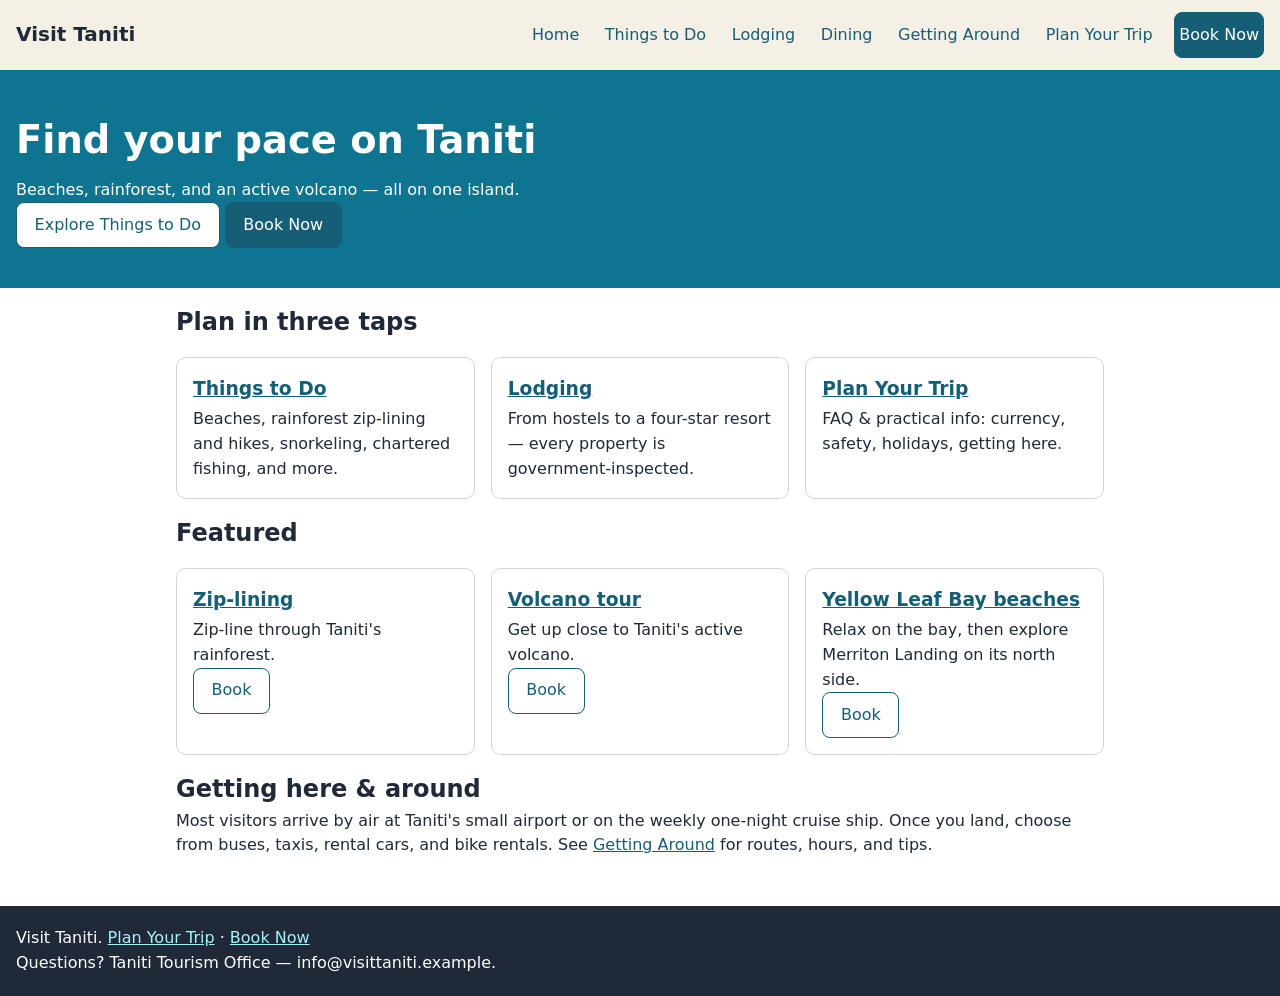
<file: index.html>
<!doctype html>
<html lang="en">
<head>
  <meta charset="utf-8">
  <meta name="viewport" content="width=device-width, initial-scale=1">
  <title>Visit Taniti — Your Island Escape</title>
  <link rel="stylesheet" href="css/styles.css">
</head>
<body>
<header class="site-header">
  <a class="brand" href="index.html">Visit Taniti</a>
  <button id="nav-toggle" class="nav-toggle" aria-expanded="false" aria-controls="site-nav">☰ Menu</button>
  <nav id="site-nav" class="site-nav" aria-label="Primary">
    <a href="index.html" aria-current="page">Home</a>
    <a href="things-to-do.html">Things to Do</a>
    <a href="lodging.html">Lodging</a>
    <a href="dining.html">Dining</a>
    <a href="getting-around.html">Getting Around</a>
    <a href="plan-your-trip.html">Plan Your Trip</a>
    <a class="btn btn-primary" href="book-now.html">Book Now</a>
  </nav>
</header>

<section class="hero">
  <h1>Find your pace on Taniti</h1>
  <p>Beaches, rainforest, and an active volcano — all on one island.</p>
  <p>
    <a class="btn" href="things-to-do.html">Explore Things to Do</a>
    <a class="btn btn-primary" href="book-now.html">Book Now</a>
  </p>
</section>

<main>
  <section aria-labelledby="plan-heading">
    <h2 id="plan-heading">Plan in three taps</h2>
    <div class="card-grid">
      <div class="card">
        <h3><a href="things-to-do.html">Things to Do</a></h3>
        <p>Beaches, rainforest zip-lining and hikes, snorkeling, chartered fishing, and more.</p>
      </div>
      <div class="card">
        <h3><a href="lodging.html">Lodging</a></h3>
        <p>From hostels to a four-star resort — every property is government-inspected.</p>
      </div>
      <div class="card">
        <h3><a href="plan-your-trip.html">Plan Your Trip</a></h3>
        <p>FAQ &amp; practical info: currency, safety, holidays, getting here.</p>
      </div>
    </div>
  </section>

  <section aria-labelledby="featured-heading">
    <h2 id="featured-heading">Featured</h2>
    <div class="card-grid">
      <div class="card">
        <h3><a href="activity-ziplining.html">Zip-lining</a></h3>
        <p>Zip-line through Taniti's rainforest.</p>
        <a class="btn" href="book-now.html#item=Zip-lining%20tour">Book</a>
      </div>
      <div class="card">
        <h3><a href="activity-volcano.html">Volcano tour</a></h3>
        <p>Get up close to Taniti's active volcano.</p>
        <a class="btn" href="book-now.html#item=Volcano%20tour">Book</a>
      </div>
      <div class="card">
        <h3><a href="things-to-do.html">Yellow Leaf Bay beaches</a></h3>
        <p>Relax on the bay, then explore Merriton Landing on its north side.</p>
        <a class="btn" href="book-now.html#item=Yellow%20Leaf%20Bay%20beach%20day">Book</a>
      </div>
    </div>
  </section>

  <section aria-labelledby="getting-heading">
    <h2 id="getting-heading">Getting here &amp; around</h2>
    <p>Most visitors arrive by air at Taniti's small airport or on the weekly one-night cruise ship. Once you land, choose from buses, taxis, rental cars, and bike rentals. See <a href="getting-around.html">Getting Around</a> for routes, hours, and tips.</p>
  </section>
</main>

<!-- footer on every page -->
<footer class="site-footer">
  <p>Visit Taniti. <a href="plan-your-trip.html">Plan Your Trip</a> · <a href="book-now.html">Book Now</a></p>
  <p>Questions? Taniti Tourism Office — info@visittaniti.example.</p>
</footer>
<script src="js/main.js"></script>
</body>
</html>
</file>
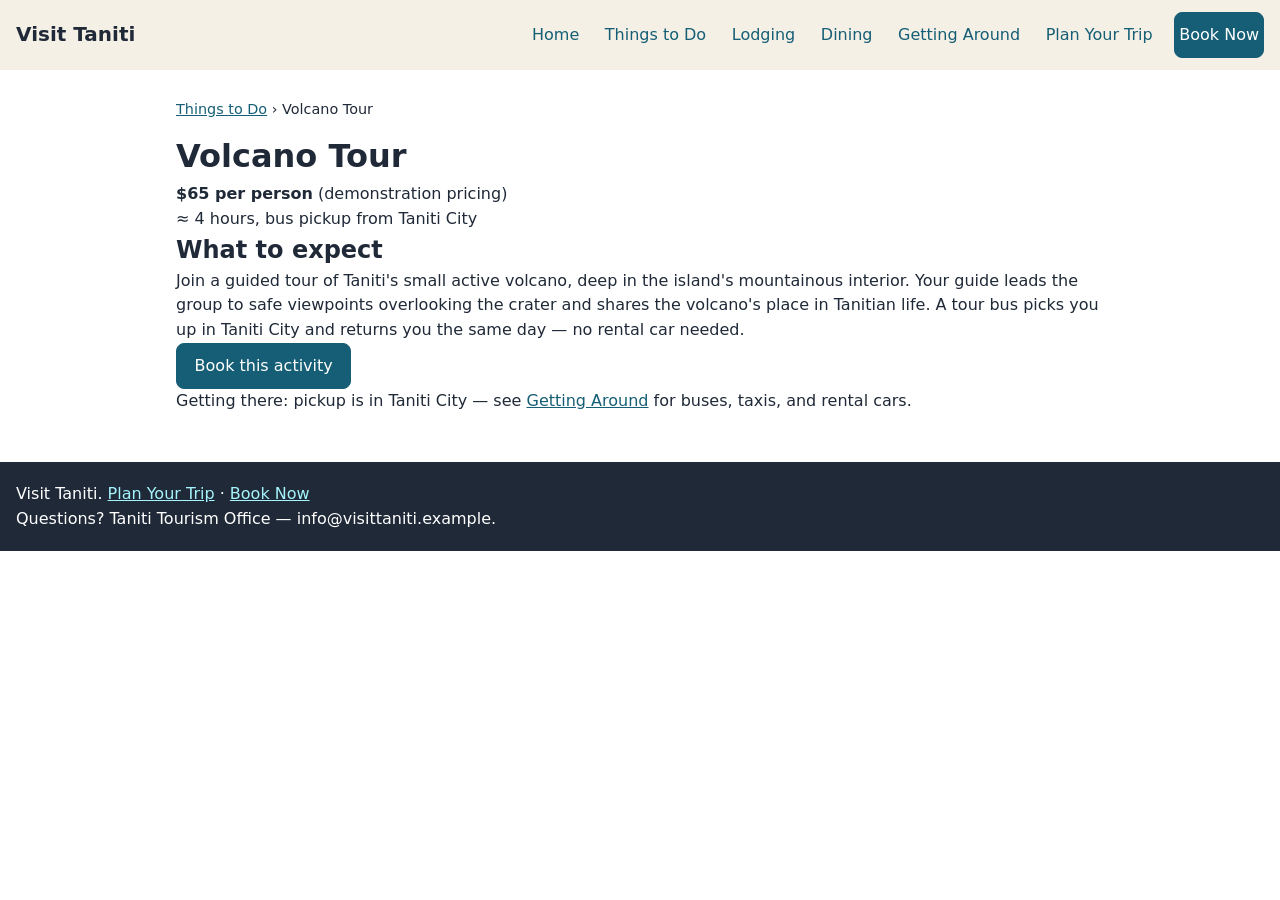
<file: activity-volcano.html>
<!doctype html>
<html lang="en">
<head>
  <meta charset="utf-8">
  <meta name="viewport" content="width=device-width, initial-scale=1">
  <title>Volcano Tour — Visit Taniti</title>
  <link rel="stylesheet" href="css/styles.css">
</head>
<body>
<header class="site-header">
  <a class="brand" href="index.html">Visit Taniti</a>
  <button id="nav-toggle" class="nav-toggle" aria-expanded="false" aria-controls="site-nav">☰ Menu</button>
  <nav id="site-nav" class="site-nav" aria-label="Primary">
    <a href="index.html">Home</a>
    <a href="things-to-do.html" aria-current="page">Things to Do</a>
    <a href="lodging.html">Lodging</a>
    <a href="dining.html">Dining</a>
    <a href="getting-around.html">Getting Around</a>
    <a href="plan-your-trip.html">Plan Your Trip</a>
    <a class="btn btn-primary" href="book-now.html">Book Now</a>
  </nav>
</header>

<main>
  <nav class="breadcrumb" aria-label="Breadcrumb"><a href="things-to-do.html">Things to Do</a> › Volcano Tour</nav>

  <h1>Volcano Tour</h1>
  <p><strong>$65 per person</strong> (demonstration pricing)</p>
  <p>≈ 4 hours, bus pickup from Taniti City</p>

  <section aria-labelledby="expect-heading">
    <h2 id="expect-heading">What to expect</h2>
    <p>Join a guided tour of Taniti's small active volcano, deep in the island's mountainous interior. Your guide leads the group to safe viewpoints overlooking the crater and shares the volcano's place in Tanitian life. A tour bus picks you up in Taniti City and returns you the same day — no rental car needed.</p>
  </section>

  <p><a class="btn btn-primary" href="book-now.html#item=Volcano%20tour">Book this activity</a></p>

  <p>Getting there: pickup is in Taniti City — see <a href="getting-around.html">Getting Around</a> for buses, taxis, and rental cars.</p>
</main>

<!-- footer on every page -->
<footer class="site-footer">
  <p>Visit Taniti. <a href="plan-your-trip.html">Plan Your Trip</a> · <a href="book-now.html">Book Now</a></p>
  <p>Questions? Taniti Tourism Office — info@visittaniti.example.</p>
</footer>
<script src="js/main.js"></script>
</body>
</html>
</file>
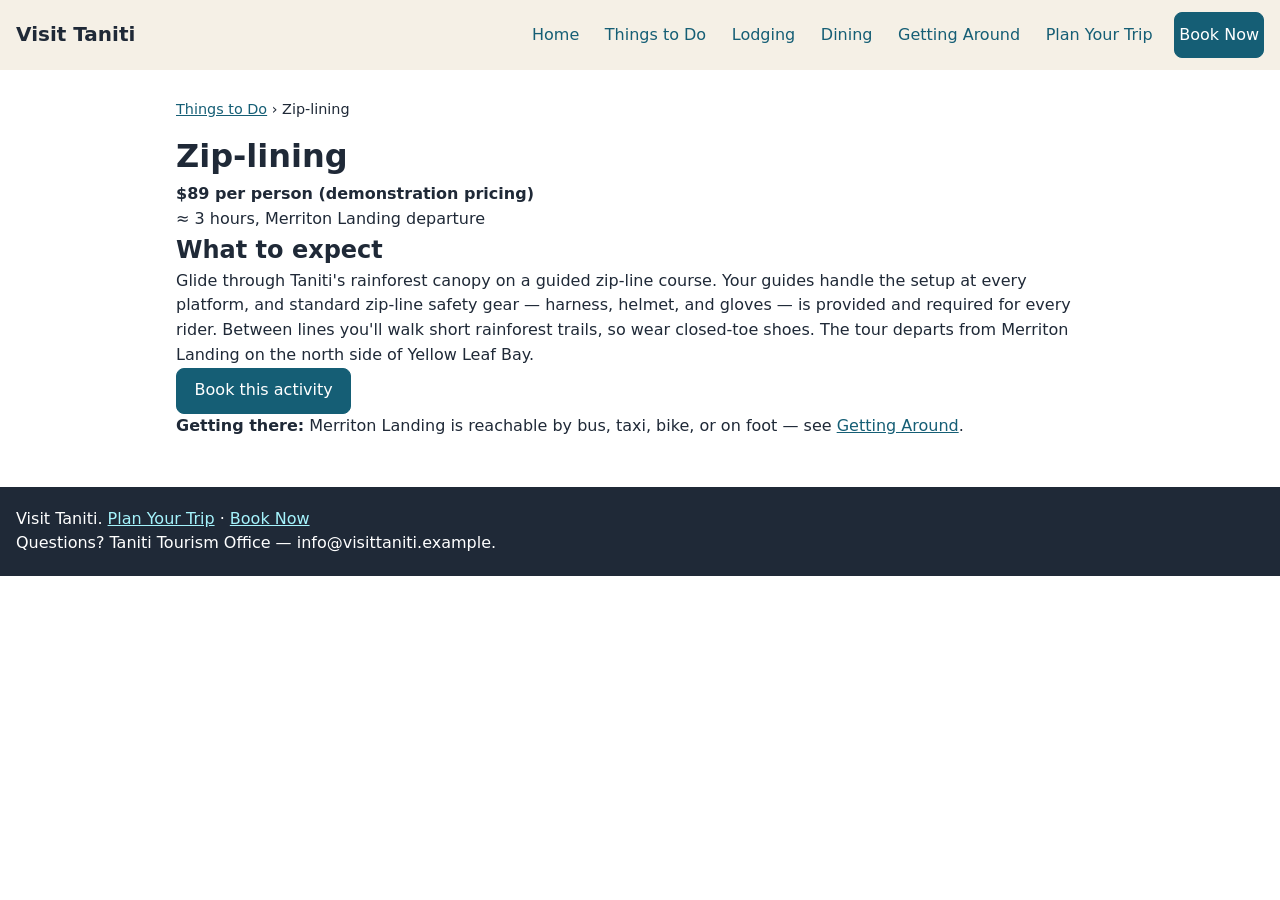
<file: activity-ziplining.html>
<!doctype html>
<html lang="en">
<head>
  <meta charset="utf-8">
  <meta name="viewport" content="width=device-width, initial-scale=1">
  <title>Zip-lining — Visit Taniti</title>
  <link rel="stylesheet" href="css/styles.css">
</head>
<body>
<header class="site-header">
  <a class="brand" href="index.html">Visit Taniti</a>
  <button id="nav-toggle" class="nav-toggle" aria-expanded="false" aria-controls="site-nav">☰ Menu</button>
  <nav id="site-nav" class="site-nav" aria-label="Primary">
    <a href="index.html">Home</a>
    <a href="things-to-do.html" aria-current="page">Things to Do</a>
    <a href="lodging.html">Lodging</a>
    <a href="dining.html">Dining</a>
    <a href="getting-around.html">Getting Around</a>
    <a href="plan-your-trip.html">Plan Your Trip</a>
    <a class="btn btn-primary" href="book-now.html">Book Now</a>
  </nav>
</header>

<main>
  <nav class="breadcrumb" aria-label="Breadcrumb">
    <a href="things-to-do.html">Things to Do</a> › Zip-lining
  </nav>

  <h1>Zip-lining</h1>

  <p><strong>$89 per person (demonstration pricing)</strong></p>
  <p>≈ 3 hours, Merriton Landing departure</p>

  <section aria-labelledby="expect-heading">
    <h2 id="expect-heading">What to expect</h2>
    <p>Glide through Taniti's rainforest canopy on a guided zip-line course. Your guides handle the setup at every platform, and standard zip-line safety gear — harness, helmet, and gloves — is provided and required for every rider. Between lines you'll walk short rainforest trails, so wear closed-toe shoes. The tour departs from Merriton Landing on the north side of Yellow Leaf Bay.</p>
  </section>

  <p><a class="btn btn-primary" href="book-now.html#item=Zip-lining%20tour">Book this activity</a></p>

  <p><strong>Getting there:</strong> Merriton Landing is reachable by bus, taxi, bike, or on foot — see <a href="getting-around.html">Getting Around</a>.</p>
</main>

<!-- footer on every page -->
<footer class="site-footer">
  <p>Visit Taniti. <a href="plan-your-trip.html">Plan Your Trip</a> · <a href="book-now.html">Book Now</a></p>
  <p>Questions? Taniti Tourism Office — info@visittaniti.example.</p>
</footer>
<script src="js/main.js"></script>
</body>
</html>
</file>
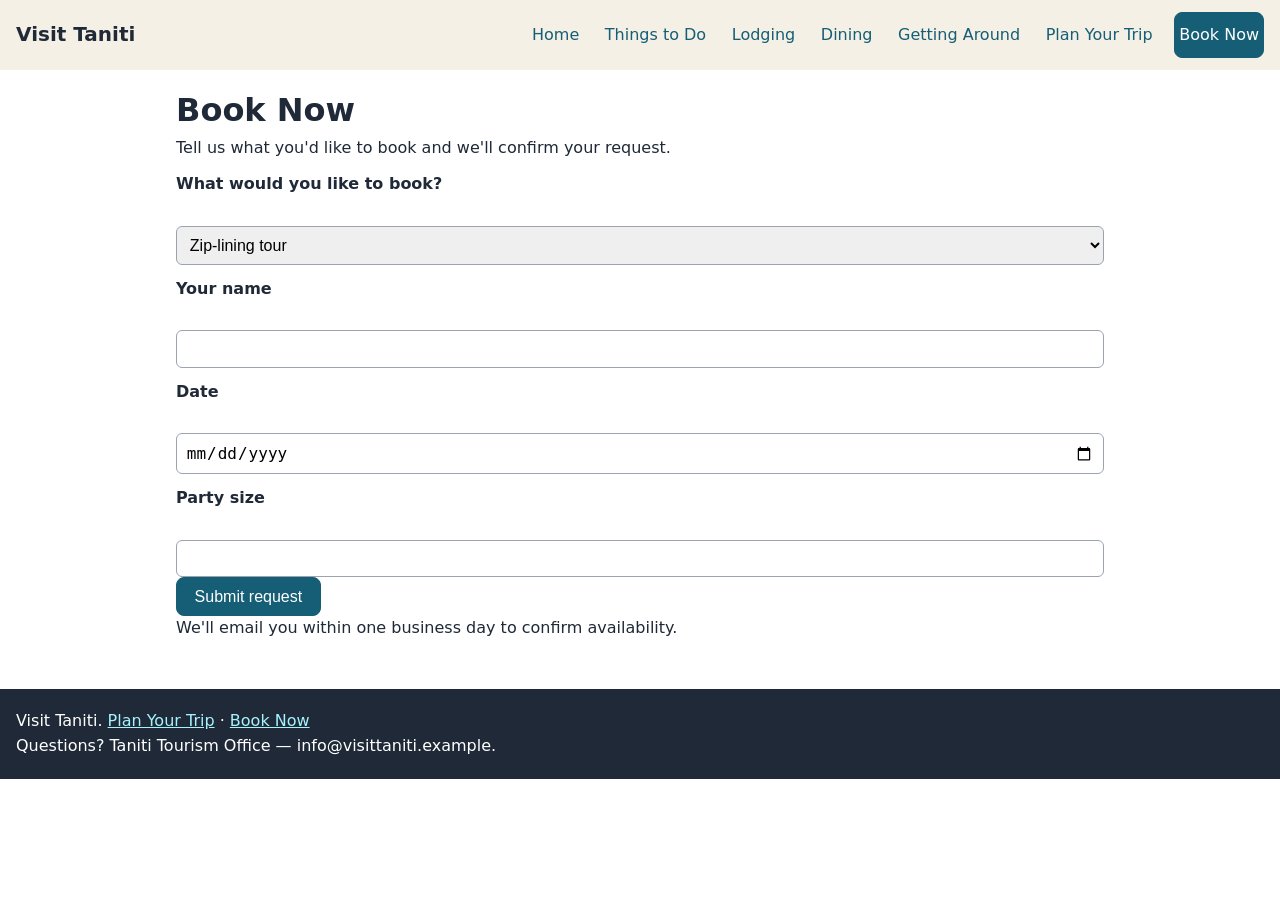
<file: book-now.html>
<!doctype html>
<html lang="en">
<head>
  <meta charset="utf-8">
  <meta name="viewport" content="width=device-width, initial-scale=1">
  <title>Book Now — Visit Taniti</title>
  <link rel="stylesheet" href="css/styles.css">
</head>
<body>
<header class="site-header">
  <a class="brand" href="index.html">Visit Taniti</a>
  <button id="nav-toggle" class="nav-toggle" aria-expanded="false" aria-controls="site-nav">☰ Menu</button>
  <nav id="site-nav" class="site-nav" aria-label="Primary">
    <a href="index.html">Home</a>
    <a href="things-to-do.html">Things to Do</a>
    <a href="lodging.html">Lodging</a>
    <a href="dining.html">Dining</a>
    <a href="getting-around.html">Getting Around</a>
    <a href="plan-your-trip.html">Plan Your Trip</a>
    <a class="btn btn-primary" href="book-now.html" aria-current="page">Book Now</a>
  </nav>
</header>

<main>
  <h1>Book Now</h1>
  <p>Tell us what you'd like to book and we'll confirm your request.</p>

  <form id="booking-form">
    <p>
      <label for="booking-item">What would you like to book?</label><br>
      <select id="booking-item" name="item">
        <option>Zip-lining tour</option>
        <option>Volcano tour</option>
        <option>Snorkeling</option>
        <option>Fishing charter</option>
        <option>Lodging — Hotel</option>
        <option>Lodging — Resort</option>
        <option>Lodging — B&amp;B</option>
        <option>Lodging — Hostel</option>
        <option>Lodging — Rental</option>
      </select>
    </p>
    <p>
      <label for="booking-name">Your name</label><br>
      <input id="booking-name" name="name" type="text" required>
    </p>
    <p>
      <label for="booking-date">Date</label><br>
      <input id="booking-date" name="date" type="date" required>
    </p>
    <p>
      <label for="booking-party">Party size</label><br>
      <input id="booking-party" name="party" type="number" min="1" required>
    </p>
    <p>
      <button type="submit" class="btn btn-primary">Submit request</button>
    </p>
    <p>We'll email you within one business day to confirm availability.</p>
  </form>

  <div id="booking-confirmation" hidden role="status"></div>
</main>

<!-- footer on every page -->
<footer class="site-footer">
  <p>Visit Taniti. <a href="plan-your-trip.html">Plan Your Trip</a> · <a href="book-now.html">Book Now</a></p>
  <p>Questions? Taniti Tourism Office — info@visittaniti.example.</p>
</footer>
<script src="js/main.js"></script>
</body>
</html>
</file>
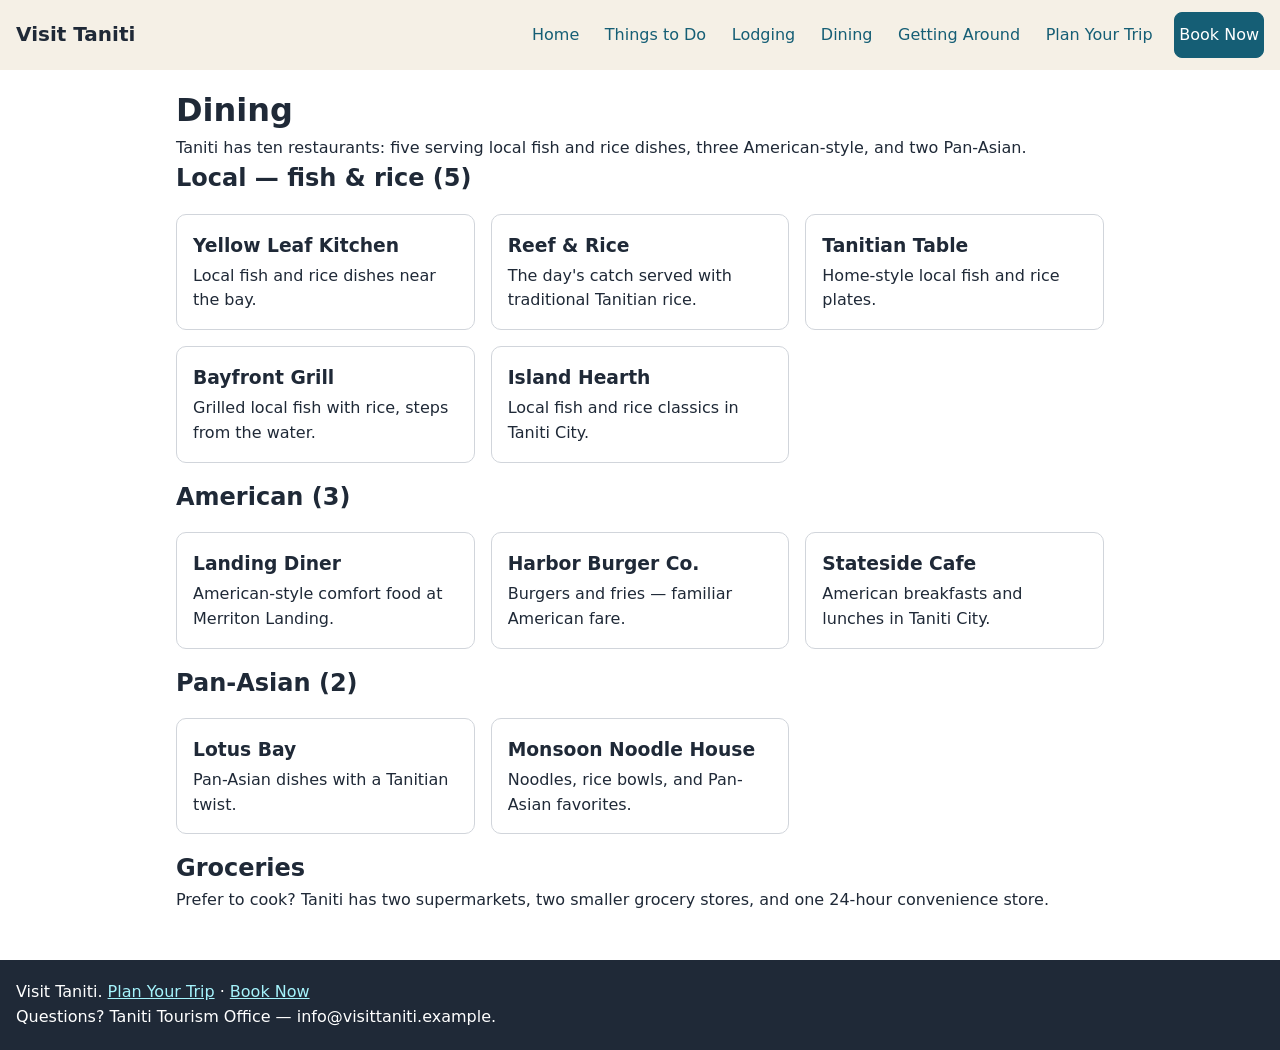
<file: dining.html>
<!doctype html>
<html lang="en">
<head>
  <meta charset="utf-8">
  <meta name="viewport" content="width=device-width, initial-scale=1">
  <title>Dining — Visit Taniti</title>
  <link rel="stylesheet" href="css/styles.css">
</head>
<body>
<header class="site-header">
  <a class="brand" href="index.html">Visit Taniti</a>
  <button id="nav-toggle" class="nav-toggle" aria-expanded="false" aria-controls="site-nav">☰ Menu</button>
  <nav id="site-nav" class="site-nav" aria-label="Primary">
    <a href="index.html">Home</a>
    <a href="things-to-do.html">Things to Do</a>
    <a href="lodging.html">Lodging</a>
    <a href="dining.html" aria-current="page">Dining</a>
    <a href="getting-around.html">Getting Around</a>
    <a href="plan-your-trip.html">Plan Your Trip</a>
    <a class="btn btn-primary" href="book-now.html">Book Now</a>
  </nav>
</header>

<main>
  <h1>Dining</h1>
  <p>Taniti has ten restaurants: five serving local fish and rice dishes, three American-style, and two Pan-Asian.</p>

  <section aria-labelledby="local-heading">
    <h2 id="local-heading">Local — fish &amp; rice (5)</h2>
    <div class="card-grid">
      <div class="card">
        <h3>Yellow Leaf Kitchen</h3>
        <p>Local fish and rice dishes near the bay.</p>
      </div>
      <div class="card">
        <h3>Reef &amp; Rice</h3>
        <p>The day's catch served with traditional Tanitian rice.</p>
      </div>
      <div class="card">
        <h3>Tanitian Table</h3>
        <p>Home-style local fish and rice plates.</p>
      </div>
      <div class="card">
        <h3>Bayfront Grill</h3>
        <p>Grilled local fish with rice, steps from the water.</p>
      </div>
      <div class="card">
        <h3>Island Hearth</h3>
        <p>Local fish and rice classics in Taniti City.</p>
      </div>
    </div>
  </section>

  <section aria-labelledby="american-heading">
    <h2 id="american-heading">American (3)</h2>
    <div class="card-grid">
      <div class="card">
        <h3>Landing Diner</h3>
        <p>American-style comfort food at Merriton Landing.</p>
      </div>
      <div class="card">
        <h3>Harbor Burger Co.</h3>
        <p>Burgers and fries — familiar American fare.</p>
      </div>
      <div class="card">
        <h3>Stateside Cafe</h3>
        <p>American breakfasts and lunches in Taniti City.</p>
      </div>
    </div>
  </section>

  <section aria-labelledby="panasian-heading">
    <h2 id="panasian-heading">Pan-Asian (2)</h2>
    <div class="card-grid">
      <div class="card">
        <h3>Lotus Bay</h3>
        <p>Pan-Asian dishes with a Tanitian twist.</p>
      </div>
      <div class="card">
        <h3>Monsoon Noodle House</h3>
        <p>Noodles, rice bowls, and Pan-Asian favorites.</p>
      </div>
    </div>
  </section>

  <section aria-labelledby="groceries-heading">
    <h2 id="groceries-heading">Groceries</h2>
    <p>Prefer to cook? Taniti has two supermarkets, two smaller grocery stores, and one 24-hour convenience store.</p>
  </section>
</main>

<!-- footer on every page -->
<footer class="site-footer">
  <p>Visit Taniti. <a href="plan-your-trip.html">Plan Your Trip</a> · <a href="book-now.html">Book Now</a></p>
  <p>Questions? Taniti Tourism Office — info@visittaniti.example.</p>
</footer>
<script src="js/main.js"></script>
</body>
</html>
</file>
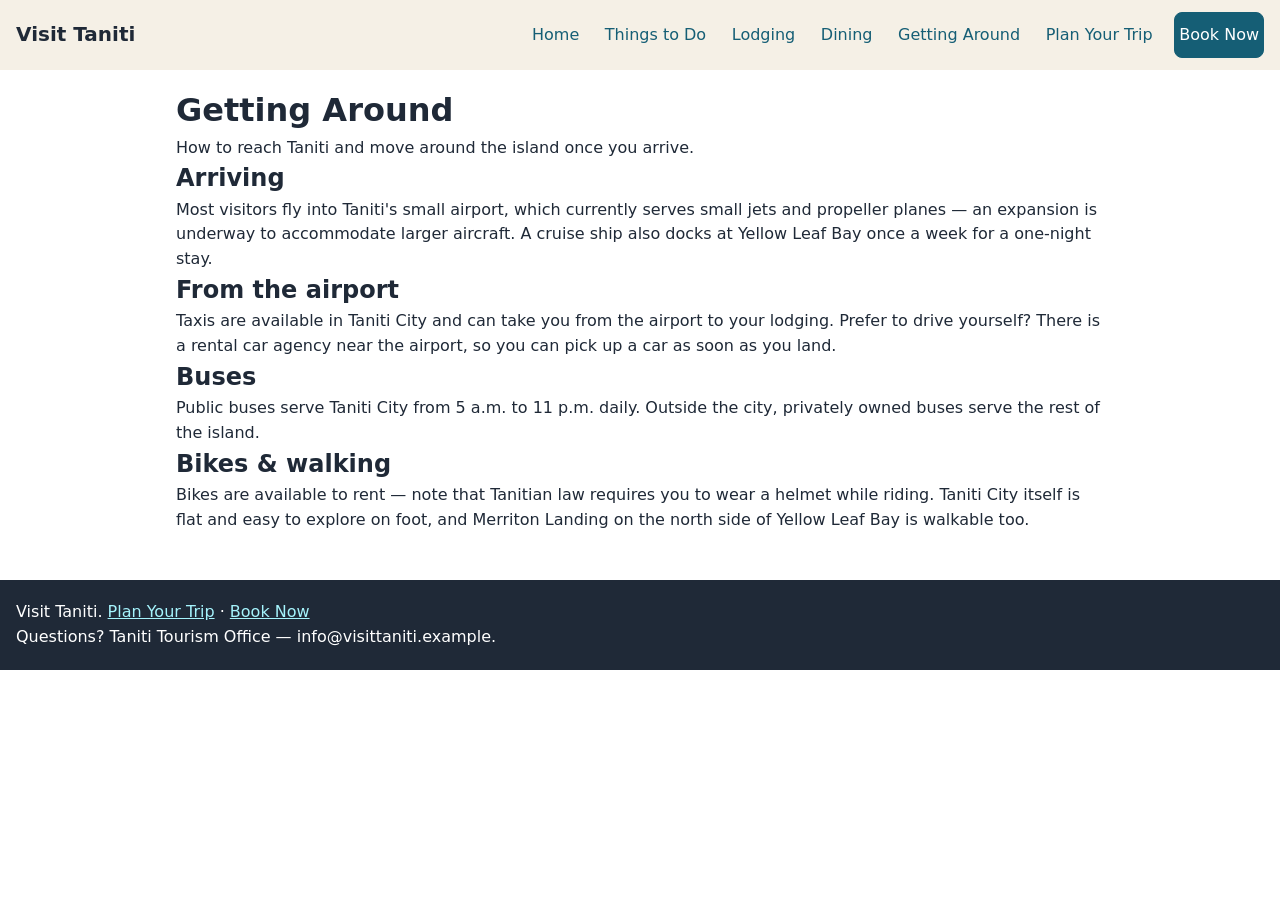
<file: getting-around.html>
<!doctype html>
<html lang="en">
<head>
  <meta charset="utf-8">
  <meta name="viewport" content="width=device-width, initial-scale=1">
  <title>Getting Around — Visit Taniti</title>
  <link rel="stylesheet" href="css/styles.css">
</head>
<body>
<header class="site-header">
  <a class="brand" href="index.html">Visit Taniti</a>
  <button id="nav-toggle" class="nav-toggle" aria-expanded="false" aria-controls="site-nav">☰ Menu</button>
  <nav id="site-nav" class="site-nav" aria-label="Primary">
    <a href="index.html">Home</a>
    <a href="things-to-do.html">Things to Do</a>
    <a href="lodging.html">Lodging</a>
    <a href="dining.html">Dining</a>
    <a href="getting-around.html" aria-current="page">Getting Around</a>
    <a href="plan-your-trip.html">Plan Your Trip</a>
    <a class="btn btn-primary" href="book-now.html">Book Now</a>
  </nav>
</header>

<main>
  <h1>Getting Around</h1>
  <p>How to reach Taniti and move around the island once you arrive.</p>

  <section aria-labelledby="arriving-heading">
    <h2 id="arriving-heading">Arriving</h2>
    <p>Most visitors fly into Taniti's small airport, which currently serves small jets and propeller planes — an expansion is underway to accommodate larger aircraft. A cruise ship also docks at Yellow Leaf Bay once a week for a one-night stay.</p>
  </section>

  <section aria-labelledby="airport-heading">
    <h2 id="airport-heading">From the airport</h2>
    <p>Taxis are available in Taniti City and can take you from the airport to your lodging. Prefer to drive yourself? There is a rental car agency near the airport, so you can pick up a car as soon as you land.</p>
  </section>

  <section aria-labelledby="buses-heading">
    <h2 id="buses-heading">Buses</h2>
    <p>Public buses serve Taniti City from 5 a.m. to 11 p.m. daily. Outside the city, privately owned buses serve the rest of the island.</p>
  </section>

  <section aria-labelledby="bikes-heading">
    <h2 id="bikes-heading">Bikes &amp; walking</h2>
    <p>Bikes are available to rent — note that Tanitian law requires you to wear a helmet while riding. Taniti City itself is flat and easy to explore on foot, and Merriton Landing on the north side of Yellow Leaf Bay is walkable too.</p>
  </section>
</main>

<!-- footer on every page -->
<footer class="site-footer">
  <p>Visit Taniti. <a href="plan-your-trip.html">Plan Your Trip</a> · <a href="book-now.html">Book Now</a></p>
  <p>Questions? Taniti Tourism Office — info@visittaniti.example.</p>
</footer>
<script src="js/main.js"></script>
</body>
</html>
</file>
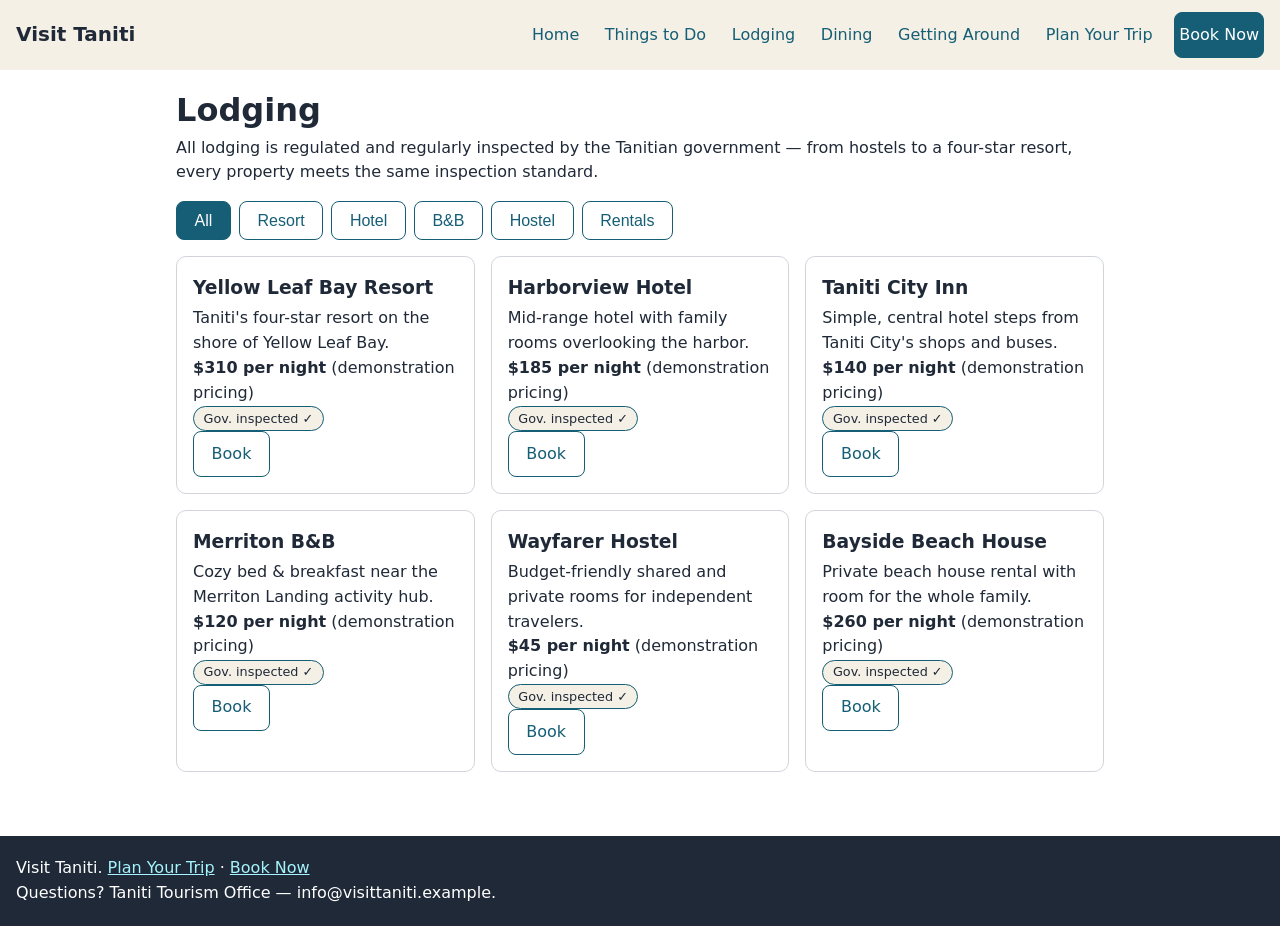
<file: lodging.html>
<!doctype html>
<html lang="en">
<head>
  <meta charset="utf-8">
  <meta name="viewport" content="width=device-width, initial-scale=1">
  <title>Lodging — Visit Taniti</title>
  <link rel="stylesheet" href="css/styles.css">
</head>
<body>
<header class="site-header">
  <a class="brand" href="index.html">Visit Taniti</a>
  <button id="nav-toggle" class="nav-toggle" aria-expanded="false" aria-controls="site-nav">☰ Menu</button>
  <nav id="site-nav" class="site-nav" aria-label="Primary">
    <a href="index.html">Home</a>
    <a href="things-to-do.html">Things to Do</a>
    <a href="lodging.html" aria-current="page">Lodging</a>
    <a href="dining.html">Dining</a>
    <a href="getting-around.html">Getting Around</a>
    <a href="plan-your-trip.html">Plan Your Trip</a>
    <a class="btn btn-primary" href="book-now.html">Book Now</a>
  </nav>
</header>

<main>
  <h1>Lodging</h1>
  <p>All lodging is regulated and regularly inspected by the Tanitian government — from hostels to a four-star resort, every property meets the same inspection standard.</p>

  <div class="filter-bar" role="group" aria-label="Filter lodging by type">
    <button class="btn filter-btn active" data-type="all">All</button>
    <button class="btn filter-btn" data-type="resort">Resort</button>
    <button class="btn filter-btn" data-type="hotel">Hotel</button>
    <button class="btn filter-btn" data-type="bnb">B&amp;B</button>
    <button class="btn filter-btn" data-type="hostel">Hostel</button>
    <button class="btn filter-btn" data-type="rental">Rentals</button>
  </div>

  <div class="card-grid">
    <div class="card" data-type="resort">
      <h3>Yellow Leaf Bay Resort</h3>
      <p>Taniti's four-star resort on the shore of Yellow Leaf Bay.</p>
      <p><strong>$310 per night</strong> (demonstration pricing)</p>
      <span class="badge">Gov. inspected ✓</span>
      <p><a class="btn" href="book-now.html#item=Lodging%20%E2%80%94%20Resort">Book</a></p>
    </div>
    <div class="card" data-type="hotel">
      <h3>Harborview Hotel</h3>
      <p>Mid-range hotel with family rooms overlooking the harbor.</p>
      <p><strong>$185 per night</strong> (demonstration pricing)</p>
      <span class="badge">Gov. inspected ✓</span>
      <p><a class="btn" href="book-now.html#item=Lodging%20%E2%80%94%20Hotel">Book</a></p>
    </div>
    <div class="card" data-type="hotel">
      <h3>Taniti City Inn</h3>
      <p>Simple, central hotel steps from Taniti City's shops and buses.</p>
      <p><strong>$140 per night</strong> (demonstration pricing)</p>
      <span class="badge">Gov. inspected ✓</span>
      <p><a class="btn" href="book-now.html#item=Lodging%20%E2%80%94%20Hotel">Book</a></p>
    </div>
    <div class="card" data-type="bnb">
      <h3>Merriton B&amp;B</h3>
      <p>Cozy bed &amp; breakfast near the Merriton Landing activity hub.</p>
      <p><strong>$120 per night</strong> (demonstration pricing)</p>
      <span class="badge">Gov. inspected ✓</span>
      <p><a class="btn" href="book-now.html#item=Lodging%20%E2%80%94%20B%26B">Book</a></p>
    </div>
    <div class="card" data-type="hostel">
      <h3>Wayfarer Hostel</h3>
      <p>Budget-friendly shared and private rooms for independent travelers.</p>
      <p><strong>$45 per night</strong> (demonstration pricing)</p>
      <span class="badge">Gov. inspected ✓</span>
      <p><a class="btn" href="book-now.html#item=Lodging%20%E2%80%94%20Hostel">Book</a></p>
    </div>
    <div class="card" data-type="rental">
      <h3>Bayside Beach House</h3>
      <p>Private beach house rental with room for the whole family.</p>
      <p><strong>$260 per night</strong> (demonstration pricing)</p>
      <span class="badge">Gov. inspected ✓</span>
      <p><a class="btn" href="book-now.html#item=Lodging%20%E2%80%94%20Rental">Book</a></p>
    </div>
  </div>
</main>

<!-- footer on every page -->
<footer class="site-footer">
  <p>Visit Taniti. <a href="plan-your-trip.html">Plan Your Trip</a> · <a href="book-now.html">Book Now</a></p>
  <p>Questions? Taniti Tourism Office — info@visittaniti.example.</p>
</footer>
<script src="js/main.js"></script>
</body>
</html>
</file>
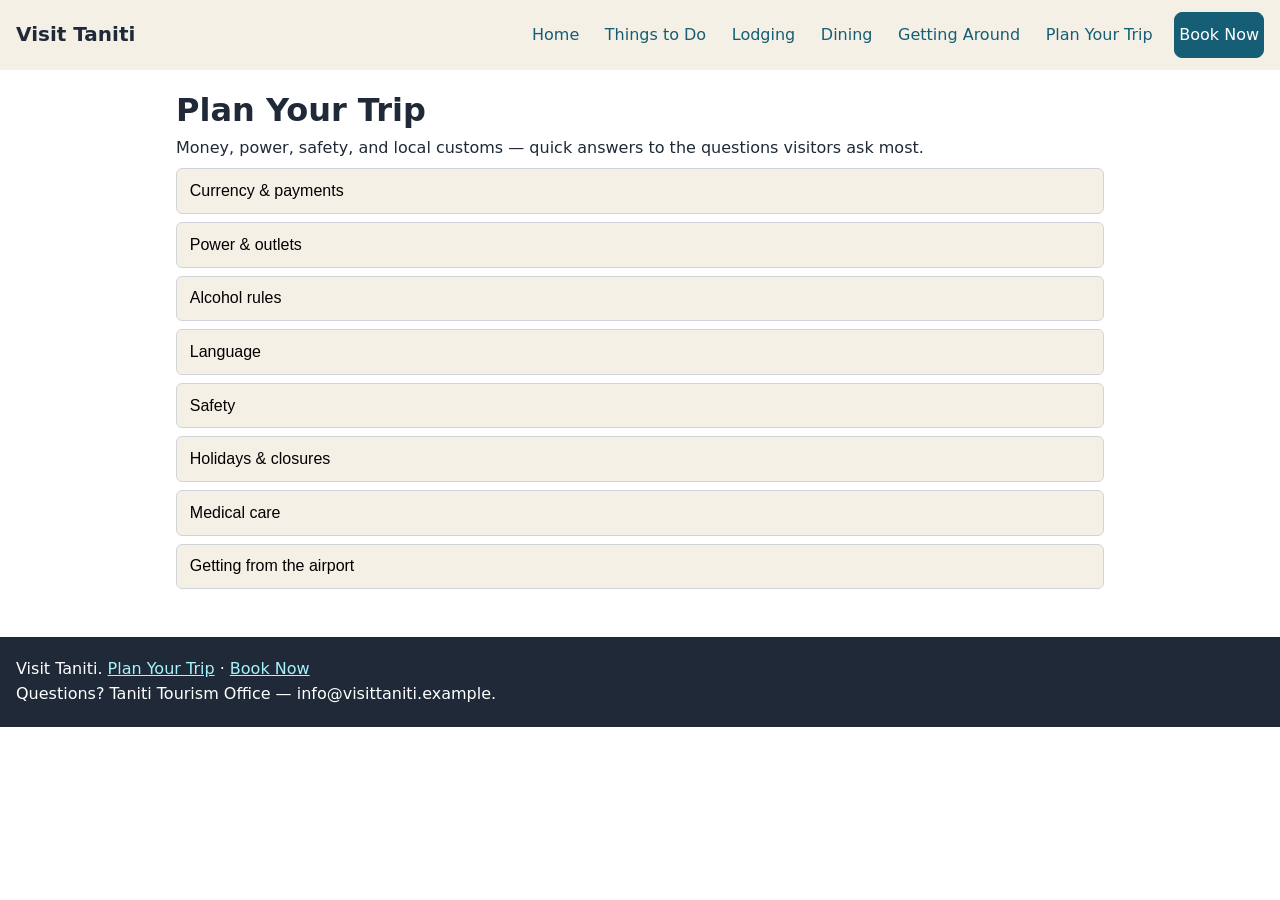
<file: plan-your-trip.html>
<!doctype html>
<html lang="en">
<head>
  <meta charset="utf-8">
  <meta name="viewport" content="width=device-width, initial-scale=1">
  <title>Plan Your Trip — Visit Taniti</title>
  <link rel="stylesheet" href="css/styles.css">
</head>
<body>
<header class="site-header">
  <a class="brand" href="index.html">Visit Taniti</a>
  <button id="nav-toggle" class="nav-toggle" aria-expanded="false" aria-controls="site-nav">☰ Menu</button>
  <nav id="site-nav" class="site-nav" aria-label="Primary">
    <a href="index.html">Home</a>
    <a href="things-to-do.html">Things to Do</a>
    <a href="lodging.html">Lodging</a>
    <a href="dining.html">Dining</a>
    <a href="getting-around.html">Getting Around</a>
    <a href="plan-your-trip.html" aria-current="page">Plan Your Trip</a>
    <a class="btn btn-primary" href="book-now.html">Book Now</a>
  </nav>
</header>

<main>
  <h1>Plan Your Trip</h1>
  <p>Money, power, safety, and local customs — quick answers to the questions visitors ask most.</p>

  <button class="accordion-trigger" aria-expanded="false">Currency &amp; payments</button>
  <div class="accordion-panel" hidden>
    <p>Taniti uses the U.S. dollar. Euros and yen are often accepted, and banks on the island can exchange other currencies. Major credit cards are widely accepted.</p>
  </div>

  <button class="accordion-trigger" aria-expanded="false">Power &amp; outlets</button>
  <div class="accordion-panel" hidden>
    <p>Power on Taniti is 120 volts — the same as in the United States, so U.S. visitors don't need an adapter.</p>
  </div>

  <button class="accordion-trigger" aria-expanded="false">Alcohol rules</button>
  <div class="accordion-panel" hidden>
    <p>Alcohol may not be sold or served between midnight and 9:00 a.m. The drinking age is 18, though it is loosely enforced.</p>
  </div>

  <button class="accordion-trigger" aria-expanded="false">Language</button>
  <div class="accordion-panel" hidden>
    <p>Many younger Tanitians speak fluent English, especially in Taniti City and tourist areas. In rural parts of the island, little English is spoken.</p>
  </div>

  <button class="accordion-trigger" aria-expanded="false">Safety</button>
  <div class="accordion-panel" hidden>
    <p>Violent crime on Taniti is rare, but petty crime has been rising — keep an eye on your belongings and watch for pickpockets in busy areas.</p>
  </div>

  <button class="accordion-trigger" aria-expanded="false">Holidays &amp; closures</button>
  <div class="accordion-panel" hidden>
    <p>Taniti observes many national holidays, and attractions and restaurants often close on those days. Check dates before you travel and plan ahead.</p>
  </div>

  <button class="accordion-trigger" aria-expanded="false">Medical care</button>
  <div class="accordion-panel" hidden>
    <p>The island has one hospital and several clinics, staffed by multilingual teams.</p>
  </div>

  <button class="accordion-trigger" aria-expanded="false">Getting from the airport</button>
  <div class="accordion-panel" hidden>
    <p>Taxis serve Taniti City and a rental car agency operates near the airport. See <a href="getting-around.html">Getting Around</a> for buses, bikes, and arrival details.</p>
  </div>
</main>

<!-- footer on every page -->
<footer class="site-footer">
  <p>Visit Taniti. <a href="plan-your-trip.html">Plan Your Trip</a> · <a href="book-now.html">Book Now</a></p>
  <p>Questions? Taniti Tourism Office — info@visittaniti.example.</p>
</footer>
<script src="js/main.js"></script>
</body>
</html>
</file>
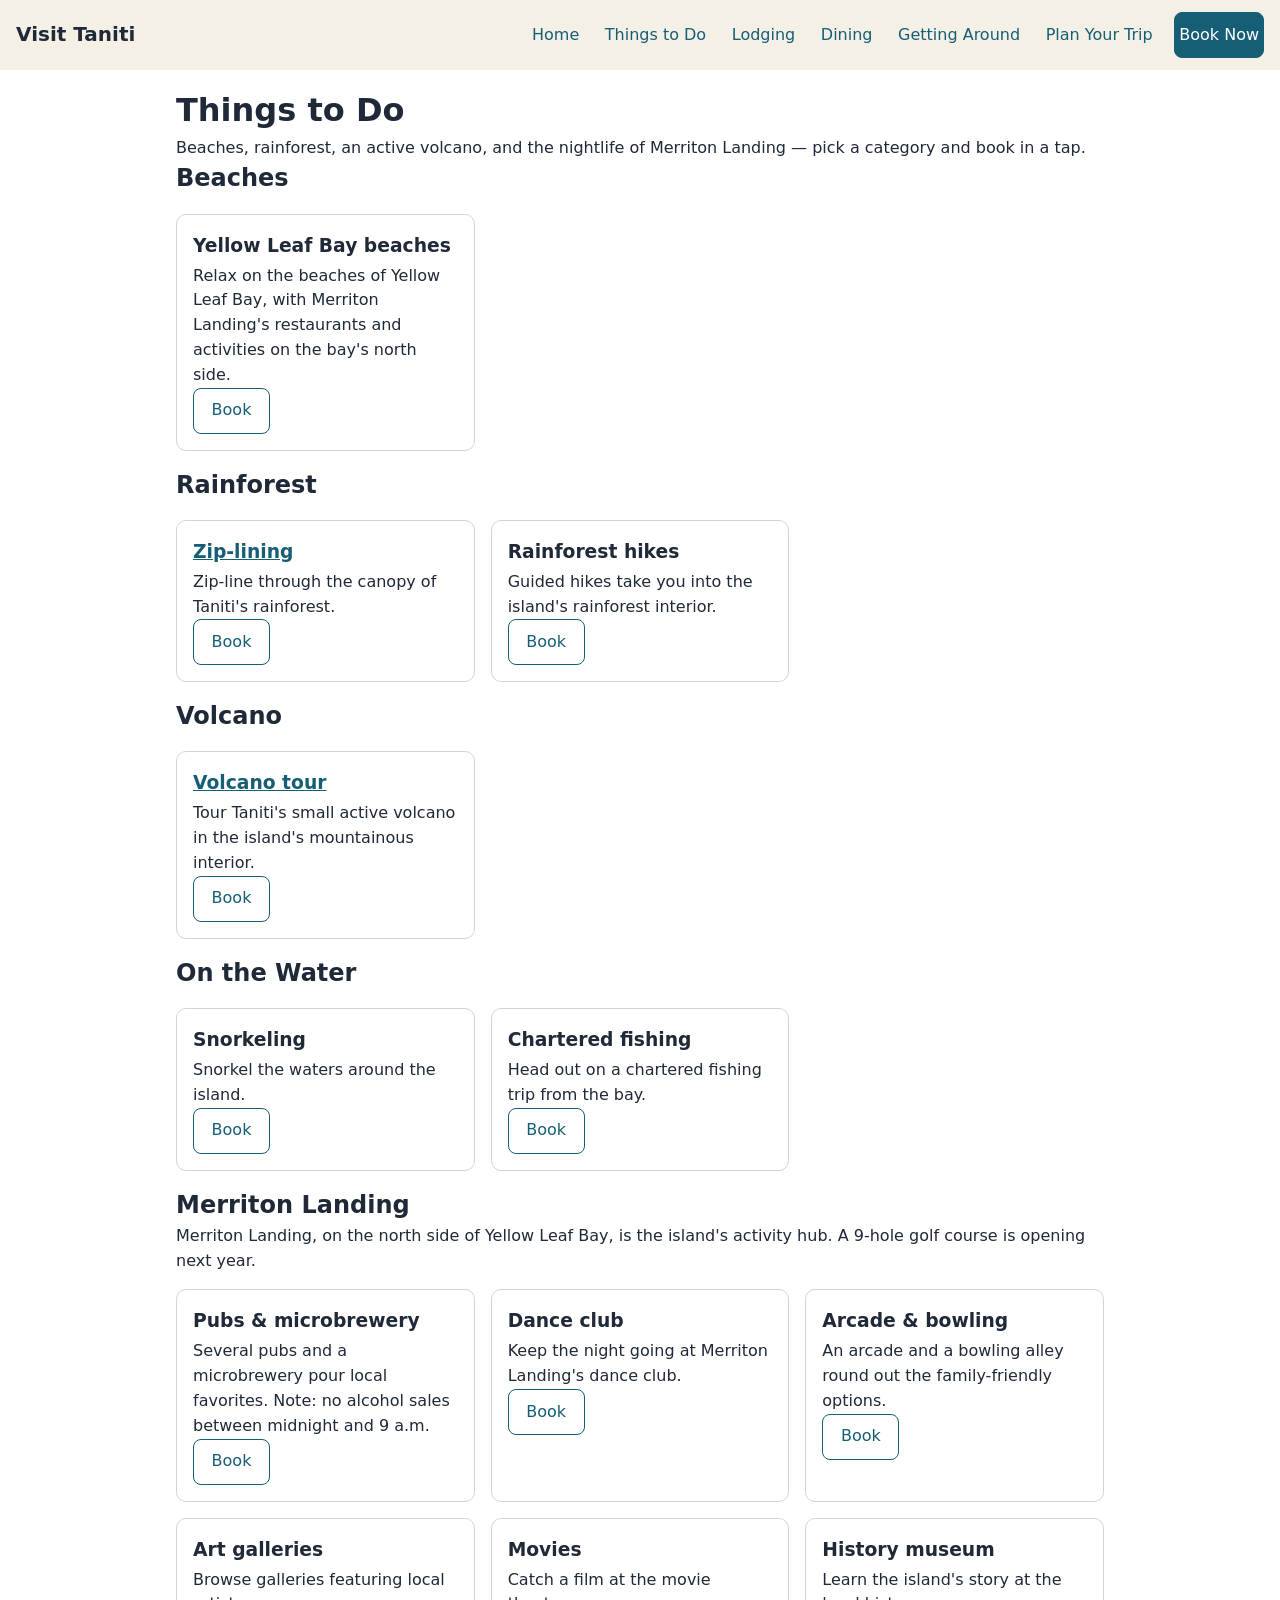
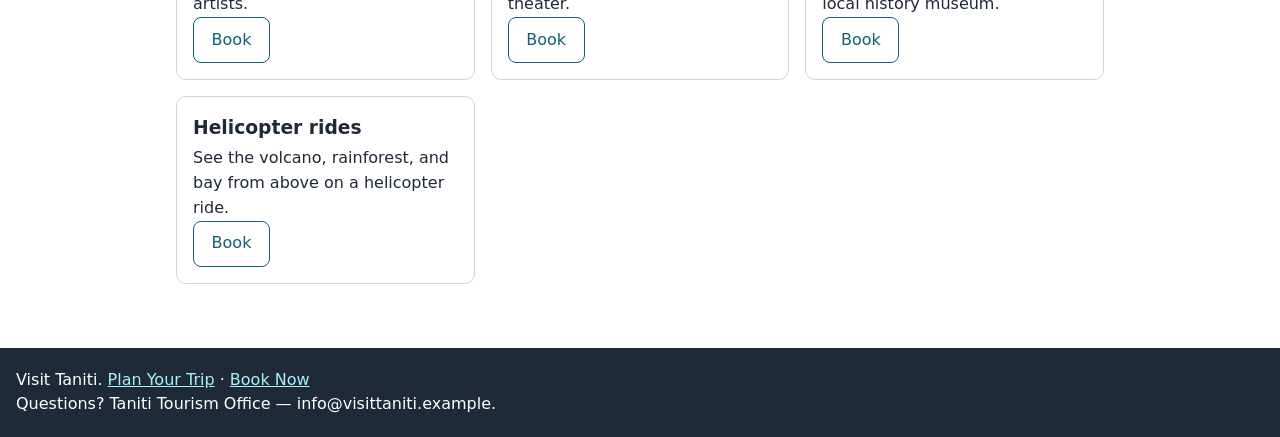
<file: things-to-do.html>
<!doctype html>
<html lang="en">
<head>
  <meta charset="utf-8">
  <meta name="viewport" content="width=device-width, initial-scale=1">
  <title>Things to Do — Visit Taniti</title>
  <link rel="stylesheet" href="css/styles.css">
</head>
<body>
<header class="site-header">
  <a class="brand" href="index.html">Visit Taniti</a>
  <button id="nav-toggle" class="nav-toggle" aria-expanded="false" aria-controls="site-nav">☰ Menu</button>
  <nav id="site-nav" class="site-nav" aria-label="Primary">
    <a href="index.html">Home</a>
    <a href="things-to-do.html" aria-current="page">Things to Do</a>
    <a href="lodging.html">Lodging</a>
    <a href="dining.html">Dining</a>
    <a href="getting-around.html">Getting Around</a>
    <a href="plan-your-trip.html">Plan Your Trip</a>
    <a class="btn btn-primary" href="book-now.html">Book Now</a>
  </nav>
</header>

<main>
  <h1>Things to Do</h1>
  <p>Beaches, rainforest, an active volcano, and the nightlife of Merriton Landing — pick a category and book in a tap.</p>

  <section aria-labelledby="beaches-heading">
    <h2 id="beaches-heading">Beaches</h2>
    <div class="card-grid">
      <div class="card">
        <h3>Yellow Leaf Bay beaches</h3>
        <p>Relax on the beaches of Yellow Leaf Bay, with Merriton Landing's restaurants and activities on the bay's north side.</p>
        <a class="btn" href="book-now.html#item=Yellow%20Leaf%20Bay%20beach%20day">Book</a>
      </div>
    </div>
  </section>

  <section aria-labelledby="rainforest-heading">
    <h2 id="rainforest-heading">Rainforest</h2>
    <div class="card-grid">
      <div class="card">
        <h3><a href="activity-ziplining.html">Zip-lining</a></h3>
        <p>Zip-line through the canopy of Taniti's rainforest.</p>
        <a class="btn" href="book-now.html#item=Zip-lining%20tour">Book</a>
      </div>
      <div class="card">
        <h3>Rainforest hikes</h3>
        <p>Guided hikes take you into the island's rainforest interior.</p>
        <a class="btn" href="book-now.html#item=Rainforest%20hike">Book</a>
      </div>
    </div>
  </section>

  <section aria-labelledby="volcano-heading">
    <h2 id="volcano-heading">Volcano</h2>
    <div class="card-grid">
      <div class="card">
        <h3><a href="activity-volcano.html">Volcano tour</a></h3>
        <p>Tour Taniti's small active volcano in the island's mountainous interior.</p>
        <a class="btn" href="book-now.html#item=Volcano%20tour">Book</a>
      </div>
    </div>
  </section>

  <section aria-labelledby="water-heading">
    <h2 id="water-heading">On the Water</h2>
    <div class="card-grid">
      <div class="card">
        <h3>Snorkeling</h3>
        <p>Snorkel the waters around the island.</p>
        <a class="btn" href="book-now.html#item=Snorkeling">Book</a>
      </div>
      <div class="card">
        <h3>Chartered fishing</h3>
        <p>Head out on a chartered fishing trip from the bay.</p>
        <a class="btn" href="book-now.html#item=Fishing%20charter">Book</a>
      </div>
    </div>
  </section>

  <section aria-labelledby="merriton-heading">
    <h2 id="merriton-heading">Merriton Landing</h2>
    <p>Merriton Landing, on the north side of Yellow Leaf Bay, is the island's activity hub. A 9-hole golf course is opening next year.</p>
    <div class="card-grid">
      <div class="card">
        <h3>Pubs &amp; microbrewery</h3>
        <p>Several pubs and a microbrewery pour local favorites. Note: no alcohol sales between midnight and 9 a.m.</p>
        <a class="btn" href="book-now.html#item=Pub%20and%20microbrewery%20visit">Book</a>
      </div>
      <div class="card">
        <h3>Dance club</h3>
        <p>Keep the night going at Merriton Landing's dance club.</p>
        <a class="btn" href="book-now.html#item=Dance%20club%20night">Book</a>
      </div>
      <div class="card">
        <h3>Arcade &amp; bowling</h3>
        <p>An arcade and a bowling alley round out the family-friendly options.</p>
        <a class="btn" href="book-now.html#item=Arcade%20and%20bowling">Book</a>
      </div>
      <div class="card">
        <h3>Art galleries</h3>
        <p>Browse galleries featuring local artists.</p>
        <a class="btn" href="book-now.html#item=Art%20gallery%20visit">Book</a>
      </div>
      <div class="card">
        <h3>Movies</h3>
        <p>Catch a film at the movie theater.</p>
        <a class="btn" href="book-now.html#item=Movie%20tickets">Book</a>
      </div>
      <div class="card">
        <h3>History museum</h3>
        <p>Learn the island's story at the local history museum.</p>
        <a class="btn" href="book-now.html#item=History%20museum%20visit">Book</a>
      </div>
      <div class="card">
        <h3>Helicopter rides</h3>
        <p>See the volcano, rainforest, and bay from above on a helicopter ride.</p>
        <a class="btn" href="book-now.html#item=Helicopter%20ride">Book</a>
      </div>
    </div>
  </section>
</main>

<!-- footer on every page -->
<footer class="site-footer">
  <p>Visit Taniti. <a href="plan-your-trip.html">Plan Your Trip</a> · <a href="book-now.html">Book Now</a></p>
  <p>Questions? Taniti Tourism Office — info@visittaniti.example.</p>
</footer>
<script src="js/main.js"></script>
</body>
</html>
</file>
<file: css/styles.css>
:root { --teal:#0e7490; --teal-dark:#155e75; --sand:#f5f0e6; --ink:#1f2937; --paper:#fff; }
* { box-sizing:border-box; margin:0; }
body { font-family:system-ui,sans-serif; color:var(--ink); background:var(--paper); line-height:1.55; }
a { color:var(--teal-dark); }
a:focus-visible, button:focus-visible { outline:3px solid var(--teal); outline-offset:2px; }
.site-header { display:flex; flex-wrap:wrap; align-items:center; gap:.75rem; padding:.75rem 1rem; background:var(--sand); }
.brand { font-weight:700; font-size:1.25rem; text-decoration:none; color:var(--ink); margin-right:auto; }
.nav-toggle { font-size:1rem; padding:.5rem .75rem; background:var(--paper); border:1px solid var(--ink); border-radius:6px; }
.site-nav { display:none; flex-basis:100%; flex-direction:column; gap:.25rem; }
.site-nav.open { display:flex; }
.site-nav a { padding:.6rem .25rem; text-decoration:none; }
.hero { padding:2.5rem 1rem; background:var(--teal); color:#fff; }
.hero h1 { font-size:1.8rem; margin-bottom:.5rem; }
.btn { display:inline-block; padding:.6rem 1.1rem; border-radius:8px; border:1px solid var(--teal-dark); text-decoration:none; background:var(--paper); color:var(--teal-dark); cursor:pointer; font-size:1rem; }
.btn-primary { background:var(--teal-dark); color:#fff; }
main { padding:1rem; max-width:960px; margin:0 auto; }
.card-grid { display:grid; gap:1rem; grid-template-columns:1fr; margin:1rem 0; }
.card { border:1px solid #d1d5db; border-radius:10px; padding:1rem; }
.card h3 { margin-bottom:.25rem; }
.badge { display:inline-block; font-size:.8rem; background:var(--sand); border:1px solid var(--teal-dark); border-radius:999px; padding:.1rem .6rem; }
.filter-bar { display:flex; flex-wrap:wrap; gap:.5rem; margin:1rem 0; }
.filter-btn.active { background:var(--teal-dark); color:#fff; }
.breadcrumb { font-size:.9rem; margin:.75rem 0; }
.accordion-trigger { width:100%; text-align:left; padding:.8rem; font-size:1rem; background:var(--sand); border:1px solid #d1d5db; border-radius:6px; margin-top:.5rem; cursor:pointer; }
.accordion-panel { padding:.8rem; border:1px solid #d1d5db; border-top:0; }
.site-footer { margin-top:2rem; padding:1.25rem 1rem; background:var(--ink); color:#fff; }
.site-footer a { color:#a5f3fc; }
form label { display:block; margin-top:.75rem; font-weight:600; }
form input, form select { width:100%; padding:.55rem; margin-top:.25rem; border:1px solid #9ca3af; border-radius:6px; font-size:1rem; }
#booking-confirmation { margin-top:1rem; padding:1rem; border:2px solid var(--teal-dark); border-radius:8px; background:var(--sand); }
@media (min-width:768px) {
  .nav-toggle { display:none; }
  .site-nav { display:flex; flex-basis:auto; flex-direction:row; gap:1.1rem; align-items:center; }
  .card-grid { grid-template-columns:repeat(3,1fr); }
  .hero h1 { font-size:2.4rem; }
}
</file>
